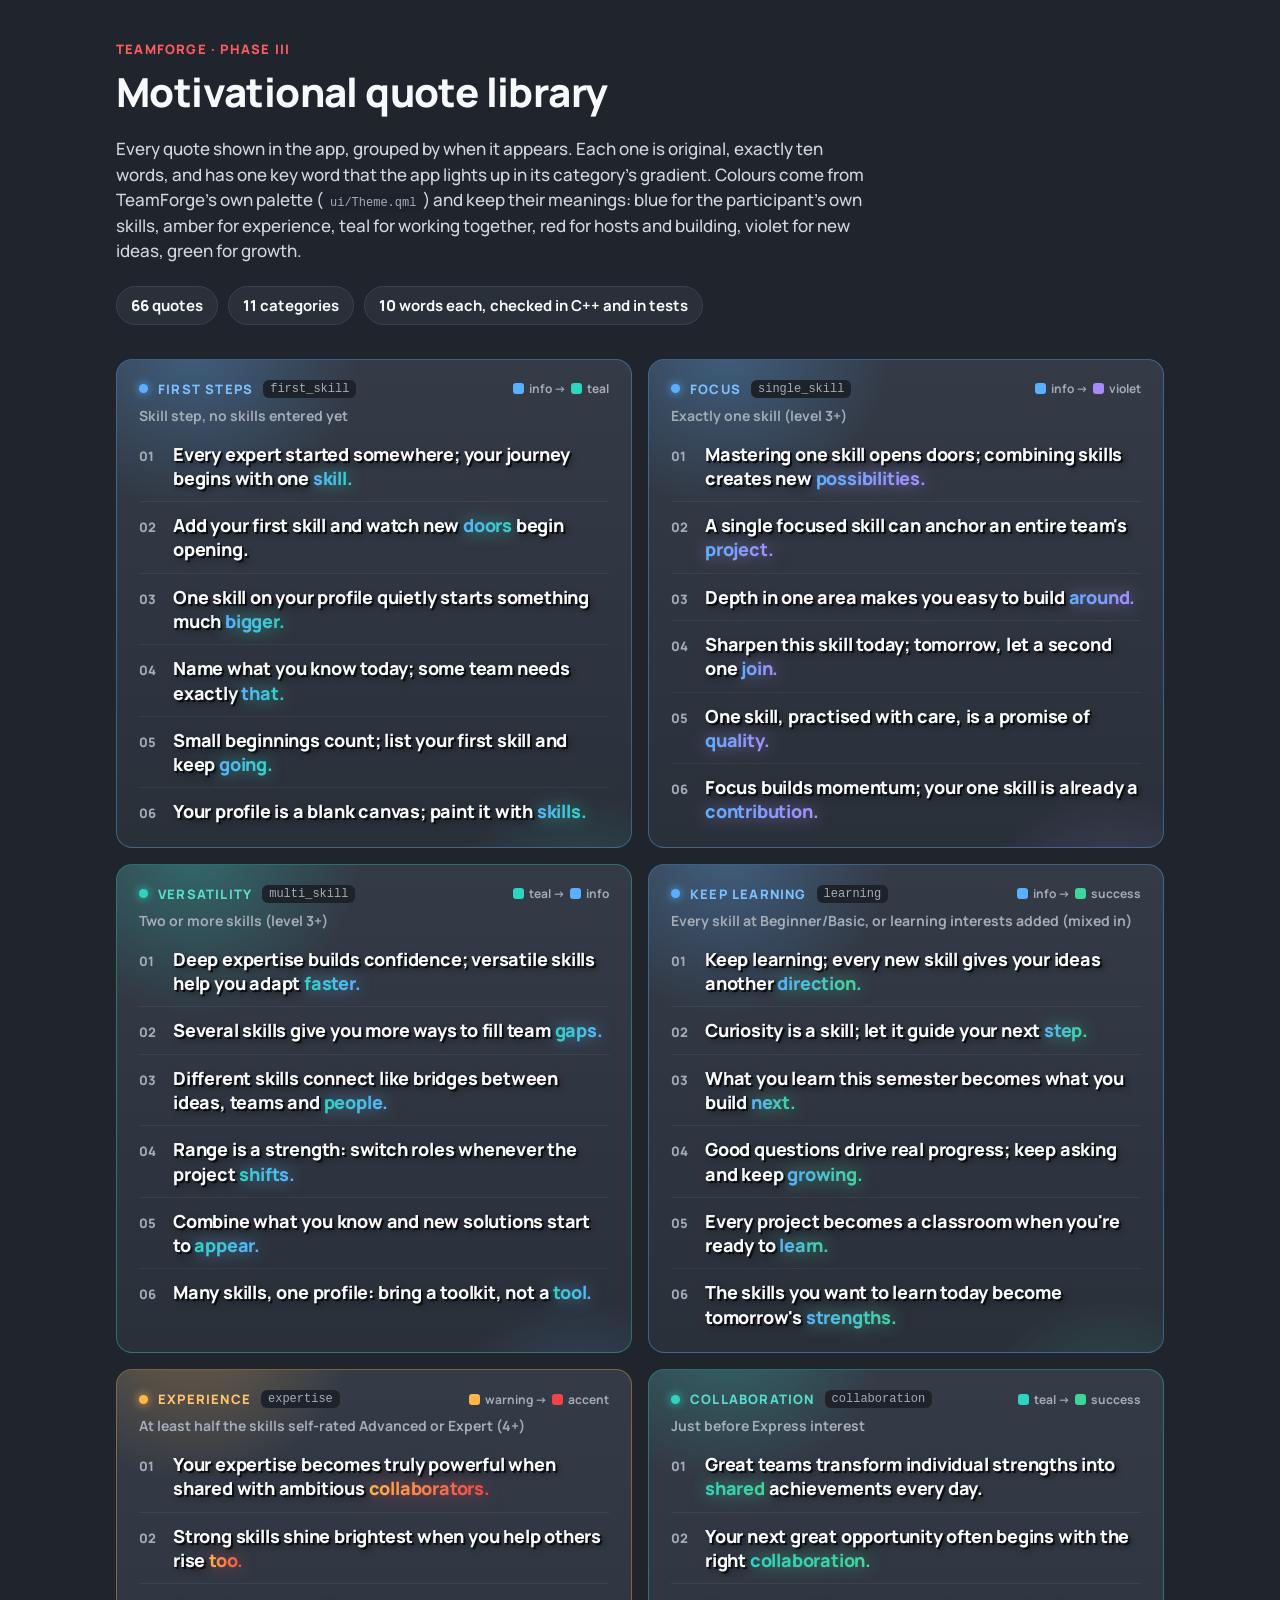
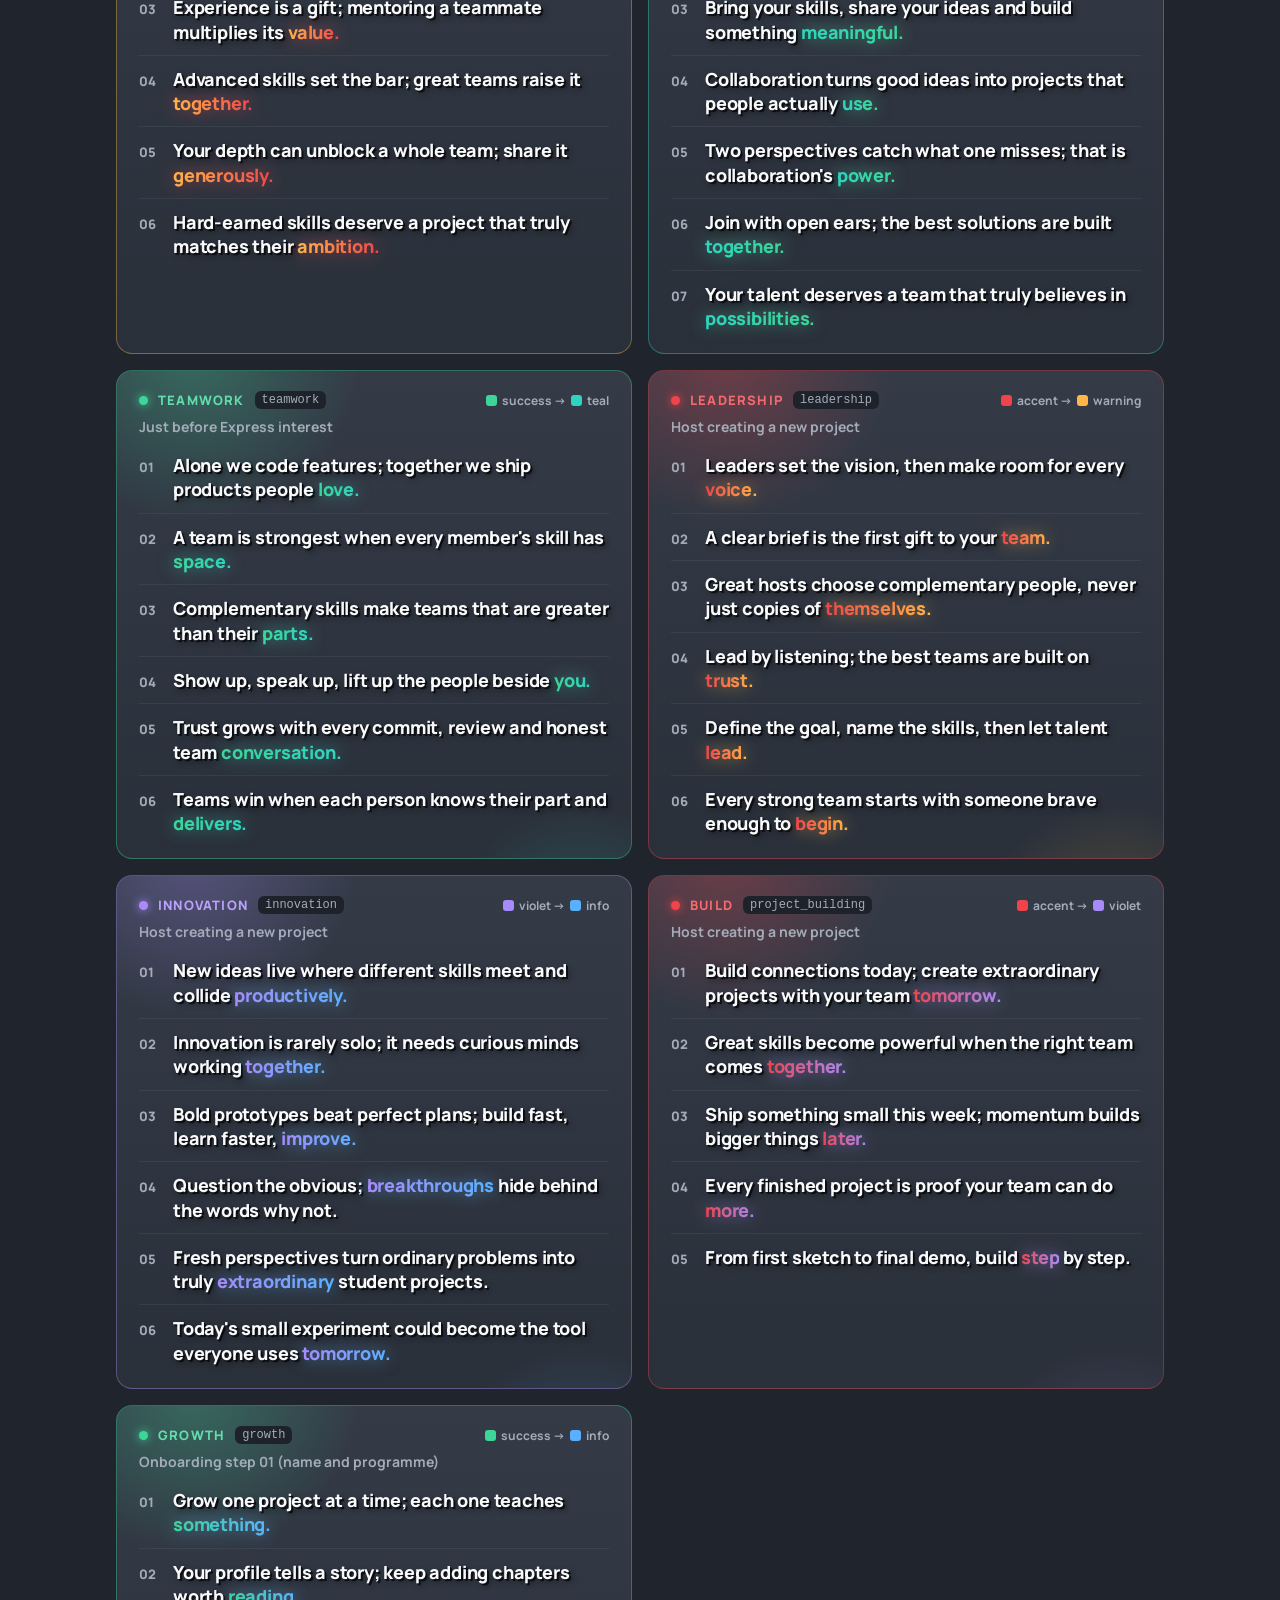
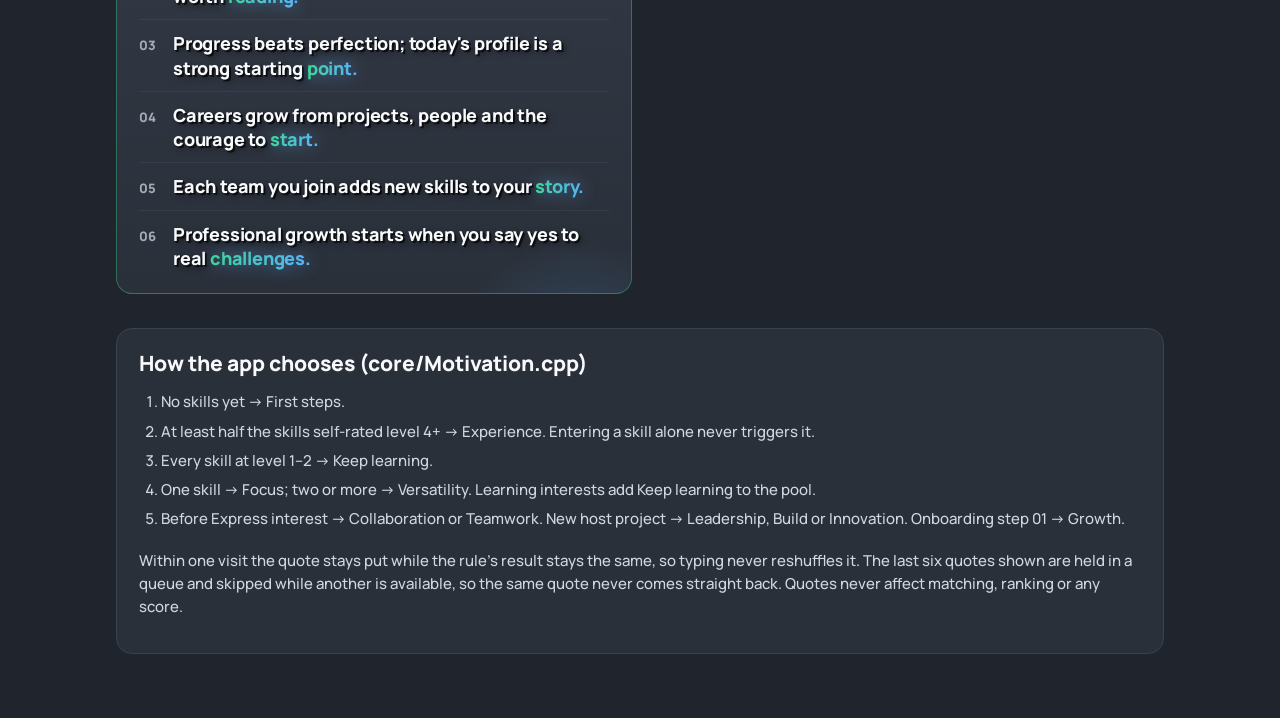
<file: Phase-3/motivational-quotes.html>
<!doctype html>
<html lang="en">
<head>
<meta charset="utf-8">
<meta name="viewport" content="width=device-width, initial-scale=1">
<title>TeamForge Quote Library</title>
<link rel="preconnect" href="https://fonts.googleapis.com">
<link href="https://fonts.googleapis.com/css2?family=Manrope:wght@500;700;800&display=swap" rel="stylesheet">
<style>
:root {
  --sidebar:#1A1E25; --bg:#20252D; --surface:#2A303A; --raised:#343B47; --border:#3A424F;
  --text:#F8F9FB; --text2:#D2D7DF; --muted:#A3ACB8; --accent:#F0434A;
}
* { box-sizing:border-box; }
body { margin:0; background:var(--bg); color:var(--text); font-family:Manrope, system-ui, sans-serif; font-weight:500; }
main { max-width:1080px; margin:0 auto; padding:40px 16px 64px; }
.eyebrow { color:#FF5C62; font-size:13px; font-weight:800; letter-spacing:1.2px; text-transform:uppercase; }
h1 { font-size:clamp(28px,5vw,40px); font-weight:800; letter-spacing:-0.6px; margin:6px 0 8px; }
.lead { color:var(--text2); font-size:17px; max-width:760px; line-height:1.5; }
.stats { display:flex; flex-wrap:wrap; gap:10px; margin:22px 0 34px; }
.stats span { background:var(--surface); border:1px solid var(--border); border-radius:999px; padding:8px 14px; font-weight:700; font-size:15px; }
.stats b { color:var(--text); font-weight:800; }
.grid { display:grid; grid-template-columns:repeat(auto-fill, minmax(min(100%, 500px), 1fr)); gap:16px; }
.cat { position:relative; overflow:hidden; border-radius:16px; padding:20px 22px 12px;
  background:linear-gradient(180deg, var(--raised), var(--surface));
  border:1px solid color-mix(in srgb, var(--from) 38%, transparent); }
.cat::before { content:""; position:absolute; inset:-40% auto auto -20%; width:70%; aspect-ratio:1;
  background:radial-gradient(circle, color-mix(in srgb, var(--from) 30%, transparent), transparent 65%); pointer-events:none; }
.cat::after { content:""; position:absolute; inset:auto -20% -50% auto; width:60%; aspect-ratio:1;
  background:radial-gradient(circle, color-mix(in srgb, var(--to) 24%, transparent), transparent 65%); pointer-events:none; }
.cat > * { position:relative; z-index:1; }
header { display:flex; align-items:center; flex-wrap:wrap; gap:10px; }
.lamp { width:9px; height:9px; border-radius:50%; background:var(--from); box-shadow:0 0 10px var(--from); }
h2 { margin:0; font-size:13px; font-weight:800; letter-spacing:1.2px; text-transform:uppercase; color:color-mix(in srgb, var(--from) 80%, white); }
code { font-size:12px; color:var(--muted); background:#1E232B; border-radius:6px; padding:2px 7px; }
.swatch { margin-left:auto; color:var(--muted); font-size:12px; font-weight:700; display:flex; align-items:center; gap:5px; }
.swatch i { width:11px; height:11px; border-radius:3px; display:inline-block; }
.when { color:var(--muted); font-size:14px; margin:8px 0 6px; font-weight:700; }
ol { list-style:none; margin:0; padding:0; }
li { display:flex; gap:12px; align-items:baseline; padding:11px 0; border-top:1px solid rgba(255,255,255,0.06); }
li:first-child { border-top:0; }
.n { color:var(--muted); font-size:13px; font-weight:800; min-width:22px; }
li p { margin:0; font-size:18px; font-weight:800; letter-spacing:-0.2px; line-height:1.35;
  text-shadow:1px 1px 0 #0d0f13, 2px 2px 0 #0d0f13, 3px 3px 6px rgba(0,0,0,0.45); }
.key { background:linear-gradient(90deg, var(--from), var(--to)); -webkit-background-clip:text; background-clip:text;
  color:transparent; text-shadow:none; filter:drop-shadow(0 0 8px color-mix(in srgb, var(--to) 55%, transparent)); }
.rules { margin-top:34px; background:var(--surface); border:1px solid var(--border); border-radius:16px; padding:20px 22px; }
.rules h3 { margin:0 0 10px; font-size:21px; font-weight:800; }
.rules p, .rules li { color:var(--text2); font-size:15px; line-height:1.55; }
.rules ol { list-style:decimal; padding-left:22px; }
.rules li { display:list-item; border:0; padding:3px 0; }
@media (prefers-reduced-motion: no-preference) {
  .cat { transition:transform .25s ease, border-color .25s ease; }
  .cat:hover { transform:translateY(-3px); border-color:color-mix(in srgb, var(--from) 65%, transparent); }
}
</style>
</head>
<body>
<main>
  <div class="eyebrow">TeamForge · Phase III</div>
  <h1>Motivational quote library</h1>
  <p class="lead">Every quote shown in the app, grouped by when it appears. Each one is original, exactly ten words,
  and has one key word that the app lights up in its category's gradient. Colours come from TeamForge's own palette
  (<code>ui/Theme.qml</code>) and keep their meanings: blue for the participant's own skills, amber for experience,
  teal for working together, red for hosts and building, violet for new ideas, green for growth.</p>
  <div class="stats">
    <span><b>66</b> quotes</span><span><b>11</b> categories</span>
    <span><b>10</b> words each, checked in C++ and in tests</span>
  </div>
  <div class="grid">
<section class="cat" style="--from:#5AB0FF;--to:#2DD4BF">
  <header>
    <span class="lamp"></span>
    <h2>First steps</h2>
    <code>first_skill</code>
    <span class="swatch"><i style="background:#5AB0FF"></i>info → <i style="background:#2DD4BF"></i>teal</span>
  </header>
  <p class="when">Skill step, no skills entered yet</p>
  <ol><li><span class="n">01</span><p>Every expert started somewhere; your journey begins with one <span class="key" style="--from:#5AB0FF;--to:#2DD4BF">skill.</span></p></li>
<li><span class="n">02</span><p>Add your first skill and watch new <span class="key" style="--from:#5AB0FF;--to:#2DD4BF">doors</span> begin opening.</p></li>
<li><span class="n">03</span><p>One skill on your profile quietly starts something much <span class="key" style="--from:#5AB0FF;--to:#2DD4BF">bigger.</span></p></li>
<li><span class="n">04</span><p>Name what you know today; some team needs exactly <span class="key" style="--from:#5AB0FF;--to:#2DD4BF">that.</span></p></li>
<li><span class="n">05</span><p>Small beginnings count; list your first skill and keep <span class="key" style="--from:#5AB0FF;--to:#2DD4BF">going.</span></p></li>
<li><span class="n">06</span><p>Your profile is a blank canvas; paint it with <span class="key" style="--from:#5AB0FF;--to:#2DD4BF">skills.</span></p></li></ol>
</section>
<section class="cat" style="--from:#5AB0FF;--to:#A78BFA">
  <header>
    <span class="lamp"></span>
    <h2>Focus</h2>
    <code>single_skill</code>
    <span class="swatch"><i style="background:#5AB0FF"></i>info → <i style="background:#A78BFA"></i>violet</span>
  </header>
  <p class="when">Exactly one skill (level 3+)</p>
  <ol><li><span class="n">01</span><p>Mastering one skill opens doors; combining skills creates new <span class="key" style="--from:#5AB0FF;--to:#A78BFA">possibilities.</span></p></li>
<li><span class="n">02</span><p>A single focused skill can anchor an entire team&#x27;s <span class="key" style="--from:#5AB0FF;--to:#A78BFA">project.</span></p></li>
<li><span class="n">03</span><p>Depth in one area makes you easy to build <span class="key" style="--from:#5AB0FF;--to:#A78BFA">around.</span></p></li>
<li><span class="n">04</span><p>Sharpen this skill today; tomorrow, let a second one <span class="key" style="--from:#5AB0FF;--to:#A78BFA">join.</span></p></li>
<li><span class="n">05</span><p>One skill, practised with care, is a promise of <span class="key" style="--from:#5AB0FF;--to:#A78BFA">quality.</span></p></li>
<li><span class="n">06</span><p>Focus builds momentum; your one skill is already a <span class="key" style="--from:#5AB0FF;--to:#A78BFA">contribution.</span></p></li></ol>
</section>
<section class="cat" style="--from:#2DD4BF;--to:#5AB0FF">
  <header>
    <span class="lamp"></span>
    <h2>Versatility</h2>
    <code>multi_skill</code>
    <span class="swatch"><i style="background:#2DD4BF"></i>teal → <i style="background:#5AB0FF"></i>info</span>
  </header>
  <p class="when">Two or more skills (level 3+)</p>
  <ol><li><span class="n">01</span><p>Deep expertise builds confidence; versatile skills help you adapt <span class="key" style="--from:#2DD4BF;--to:#5AB0FF">faster.</span></p></li>
<li><span class="n">02</span><p>Several skills give you more ways to fill team <span class="key" style="--from:#2DD4BF;--to:#5AB0FF">gaps.</span></p></li>
<li><span class="n">03</span><p>Different skills connect like bridges between ideas, teams and <span class="key" style="--from:#2DD4BF;--to:#5AB0FF">people.</span></p></li>
<li><span class="n">04</span><p>Range is a strength: switch roles whenever the project <span class="key" style="--from:#2DD4BF;--to:#5AB0FF">shifts.</span></p></li>
<li><span class="n">05</span><p>Combine what you know and new solutions start to <span class="key" style="--from:#2DD4BF;--to:#5AB0FF">appear.</span></p></li>
<li><span class="n">06</span><p>Many skills, one profile: bring a toolkit, not a <span class="key" style="--from:#2DD4BF;--to:#5AB0FF">tool.</span></p></li></ol>
</section>
<section class="cat" style="--from:#5AB0FF;--to:#3DD598">
  <header>
    <span class="lamp"></span>
    <h2>Keep learning</h2>
    <code>learning</code>
    <span class="swatch"><i style="background:#5AB0FF"></i>info → <i style="background:#3DD598"></i>success</span>
  </header>
  <p class="when">Every skill at Beginner/Basic, or learning interests added (mixed in)</p>
  <ol><li><span class="n">01</span><p>Keep learning; every new skill gives your ideas another <span class="key" style="--from:#5AB0FF;--to:#3DD598">direction.</span></p></li>
<li><span class="n">02</span><p>Curiosity is a skill; let it guide your next <span class="key" style="--from:#5AB0FF;--to:#3DD598">step.</span></p></li>
<li><span class="n">03</span><p>What you learn this semester becomes what you build <span class="key" style="--from:#5AB0FF;--to:#3DD598">next.</span></p></li>
<li><span class="n">04</span><p>Good questions drive real progress; keep asking and keep <span class="key" style="--from:#5AB0FF;--to:#3DD598">growing.</span></p></li>
<li><span class="n">05</span><p>Every project becomes a classroom when you&#x27;re ready to <span class="key" style="--from:#5AB0FF;--to:#3DD598">learn.</span></p></li>
<li><span class="n">06</span><p>The skills you want to learn today become tomorrow&#x27;s <span class="key" style="--from:#5AB0FF;--to:#3DD598">strengths.</span></p></li></ol>
</section>
<section class="cat" style="--from:#FFB547;--to:#F0434A">
  <header>
    <span class="lamp"></span>
    <h2>Experience</h2>
    <code>expertise</code>
    <span class="swatch"><i style="background:#FFB547"></i>warning → <i style="background:#F0434A"></i>accent</span>
  </header>
  <p class="when">At least half the skills self-rated Advanced or Expert (4+)</p>
  <ol><li><span class="n">01</span><p>Your expertise becomes truly powerful when shared with ambitious <span class="key" style="--from:#FFB547;--to:#F0434A">collaborators.</span></p></li>
<li><span class="n">02</span><p>Strong skills shine brightest when you help others rise <span class="key" style="--from:#FFB547;--to:#F0434A">too.</span></p></li>
<li><span class="n">03</span><p>Experience is a gift; mentoring a teammate multiplies its <span class="key" style="--from:#FFB547;--to:#F0434A">value.</span></p></li>
<li><span class="n">04</span><p>Advanced skills set the bar; great teams raise it <span class="key" style="--from:#FFB547;--to:#F0434A">together.</span></p></li>
<li><span class="n">05</span><p>Your depth can unblock a whole team; share it <span class="key" style="--from:#FFB547;--to:#F0434A">generously.</span></p></li>
<li><span class="n">06</span><p>Hard-earned skills deserve a project that truly matches their <span class="key" style="--from:#FFB547;--to:#F0434A">ambition.</span></p></li></ol>
</section>
<section class="cat" style="--from:#2DD4BF;--to:#3DD598">
  <header>
    <span class="lamp"></span>
    <h2>Collaboration</h2>
    <code>collaboration</code>
    <span class="swatch"><i style="background:#2DD4BF"></i>teal → <i style="background:#3DD598"></i>success</span>
  </header>
  <p class="when">Just before Express interest</p>
  <ol><li><span class="n">01</span><p>Great teams transform individual strengths into <span class="key" style="--from:#2DD4BF;--to:#3DD598">shared</span> achievements every day.</p></li>
<li><span class="n">02</span><p>Your next great opportunity often begins with the right <span class="key" style="--from:#2DD4BF;--to:#3DD598">collaboration.</span></p></li>
<li><span class="n">03</span><p>Bring your skills, share your ideas and build something <span class="key" style="--from:#2DD4BF;--to:#3DD598">meaningful.</span></p></li>
<li><span class="n">04</span><p>Collaboration turns good ideas into projects that people actually <span class="key" style="--from:#2DD4BF;--to:#3DD598">use.</span></p></li>
<li><span class="n">05</span><p>Two perspectives catch what one misses; that is collaboration&#x27;s <span class="key" style="--from:#2DD4BF;--to:#3DD598">power.</span></p></li>
<li><span class="n">06</span><p>Join with open ears; the best solutions are built <span class="key" style="--from:#2DD4BF;--to:#3DD598">together.</span></p></li>
<li><span class="n">07</span><p>Your talent deserves a team that truly believes in <span class="key" style="--from:#2DD4BF;--to:#3DD598">possibilities.</span></p></li></ol>
</section>
<section class="cat" style="--from:#3DD598;--to:#2DD4BF">
  <header>
    <span class="lamp"></span>
    <h2>Teamwork</h2>
    <code>teamwork</code>
    <span class="swatch"><i style="background:#3DD598"></i>success → <i style="background:#2DD4BF"></i>teal</span>
  </header>
  <p class="when">Just before Express interest</p>
  <ol><li><span class="n">01</span><p>Alone we code features; together we ship products people <span class="key" style="--from:#3DD598;--to:#2DD4BF">love.</span></p></li>
<li><span class="n">02</span><p>A team is strongest when every member&#x27;s skill has <span class="key" style="--from:#3DD598;--to:#2DD4BF">space.</span></p></li>
<li><span class="n">03</span><p>Complementary skills make teams that are greater than their <span class="key" style="--from:#3DD598;--to:#2DD4BF">parts.</span></p></li>
<li><span class="n">04</span><p>Show up, speak up, lift up the people beside <span class="key" style="--from:#3DD598;--to:#2DD4BF">you.</span></p></li>
<li><span class="n">05</span><p>Trust grows with every commit, review and honest team <span class="key" style="--from:#3DD598;--to:#2DD4BF">conversation.</span></p></li>
<li><span class="n">06</span><p>Teams win when each person knows their part and <span class="key" style="--from:#3DD598;--to:#2DD4BF">delivers.</span></p></li></ol>
</section>
<section class="cat" style="--from:#F0434A;--to:#FFB547">
  <header>
    <span class="lamp"></span>
    <h2>Leadership</h2>
    <code>leadership</code>
    <span class="swatch"><i style="background:#F0434A"></i>accent → <i style="background:#FFB547"></i>warning</span>
  </header>
  <p class="when">Host creating a new project</p>
  <ol><li><span class="n">01</span><p>Leaders set the vision, then make room for every <span class="key" style="--from:#F0434A;--to:#FFB547">voice.</span></p></li>
<li><span class="n">02</span><p>A clear brief is the first gift to your <span class="key" style="--from:#F0434A;--to:#FFB547">team.</span></p></li>
<li><span class="n">03</span><p>Great hosts choose complementary people, never just copies of <span class="key" style="--from:#F0434A;--to:#FFB547">themselves.</span></p></li>
<li><span class="n">04</span><p>Lead by listening; the best teams are built on <span class="key" style="--from:#F0434A;--to:#FFB547">trust.</span></p></li>
<li><span class="n">05</span><p>Define the goal, name the skills, then let talent <span class="key" style="--from:#F0434A;--to:#FFB547">lead.</span></p></li>
<li><span class="n">06</span><p>Every strong team starts with someone brave enough to <span class="key" style="--from:#F0434A;--to:#FFB547">begin.</span></p></li></ol>
</section>
<section class="cat" style="--from:#A78BFA;--to:#5AB0FF">
  <header>
    <span class="lamp"></span>
    <h2>Innovation</h2>
    <code>innovation</code>
    <span class="swatch"><i style="background:#A78BFA"></i>violet → <i style="background:#5AB0FF"></i>info</span>
  </header>
  <p class="when">Host creating a new project</p>
  <ol><li><span class="n">01</span><p>New ideas live where different skills meet and collide <span class="key" style="--from:#A78BFA;--to:#5AB0FF">productively.</span></p></li>
<li><span class="n">02</span><p>Innovation is rarely solo; it needs curious minds working <span class="key" style="--from:#A78BFA;--to:#5AB0FF">together.</span></p></li>
<li><span class="n">03</span><p>Bold prototypes beat perfect plans; build fast, learn faster, <span class="key" style="--from:#A78BFA;--to:#5AB0FF">improve.</span></p></li>
<li><span class="n">04</span><p>Question the obvious; <span class="key" style="--from:#A78BFA;--to:#5AB0FF">breakthroughs</span> hide behind the words why not.</p></li>
<li><span class="n">05</span><p>Fresh perspectives turn ordinary problems into truly <span class="key" style="--from:#A78BFA;--to:#5AB0FF">extraordinary</span> student projects.</p></li>
<li><span class="n">06</span><p>Today&#x27;s small experiment could become the tool everyone uses <span class="key" style="--from:#A78BFA;--to:#5AB0FF">tomorrow.</span></p></li></ol>
</section>
<section class="cat" style="--from:#F0434A;--to:#A78BFA">
  <header>
    <span class="lamp"></span>
    <h2>Build</h2>
    <code>project_building</code>
    <span class="swatch"><i style="background:#F0434A"></i>accent → <i style="background:#A78BFA"></i>violet</span>
  </header>
  <p class="when">Host creating a new project</p>
  <ol><li><span class="n">01</span><p>Build connections today; create extraordinary projects with your team <span class="key" style="--from:#F0434A;--to:#A78BFA">tomorrow.</span></p></li>
<li><span class="n">02</span><p>Great skills become powerful when the right team comes <span class="key" style="--from:#F0434A;--to:#A78BFA">together.</span></p></li>
<li><span class="n">03</span><p>Ship something small this week; momentum builds bigger things <span class="key" style="--from:#F0434A;--to:#A78BFA">later.</span></p></li>
<li><span class="n">04</span><p>Every finished project is proof your team can do <span class="key" style="--from:#F0434A;--to:#A78BFA">more.</span></p></li>
<li><span class="n">05</span><p>From first sketch to final demo, build <span class="key" style="--from:#F0434A;--to:#A78BFA">step</span> by step.</p></li></ol>
</section>
<section class="cat" style="--from:#3DD598;--to:#5AB0FF">
  <header>
    <span class="lamp"></span>
    <h2>Growth</h2>
    <code>growth</code>
    <span class="swatch"><i style="background:#3DD598"></i>success → <i style="background:#5AB0FF"></i>info</span>
  </header>
  <p class="when">Onboarding step 01 (name and programme)</p>
  <ol><li><span class="n">01</span><p>Grow one project at a time; each one teaches <span class="key" style="--from:#3DD598;--to:#5AB0FF">something.</span></p></li>
<li><span class="n">02</span><p>Your profile tells a story; keep adding chapters worth <span class="key" style="--from:#3DD598;--to:#5AB0FF">reading.</span></p></li>
<li><span class="n">03</span><p>Progress beats perfection; today&#x27;s profile is a strong starting <span class="key" style="--from:#3DD598;--to:#5AB0FF">point.</span></p></li>
<li><span class="n">04</span><p>Careers grow from projects, people and the courage to <span class="key" style="--from:#3DD598;--to:#5AB0FF">start.</span></p></li>
<li><span class="n">05</span><p>Each team you join adds new skills to your <span class="key" style="--from:#3DD598;--to:#5AB0FF">story.</span></p></li>
<li><span class="n">06</span><p>Professional growth starts when you say yes to real <span class="key" style="--from:#3DD598;--to:#5AB0FF">challenges.</span></p></li></ol>
</section></div>
  <div class="rules">
    <h3>How the app chooses (core/Motivation.cpp)</h3>
    <ol>
      <li>No skills yet → First steps.</li>
      <li>At least half the skills self-rated level 4+ → Experience. Entering a skill alone never triggers it.</li>
      <li>Every skill at level 1–2 → Keep learning.</li>
      <li>One skill → Focus; two or more → Versatility. Learning interests add Keep learning to the pool.</li>
      <li>Before Express interest → Collaboration or Teamwork. New host project → Leadership, Build or Innovation.
        Onboarding step 01 → Growth.</li>
    </ol>
    <p>Within one visit the quote stays put while the rule's result stays the same, so typing never reshuffles it.
    The last six quotes shown are held in a queue and skipped while another is available, so the same quote never
    comes straight back. Quotes never affect matching, ranking or any score.</p>
  </div>
</main>
</body>
</html>
</file>
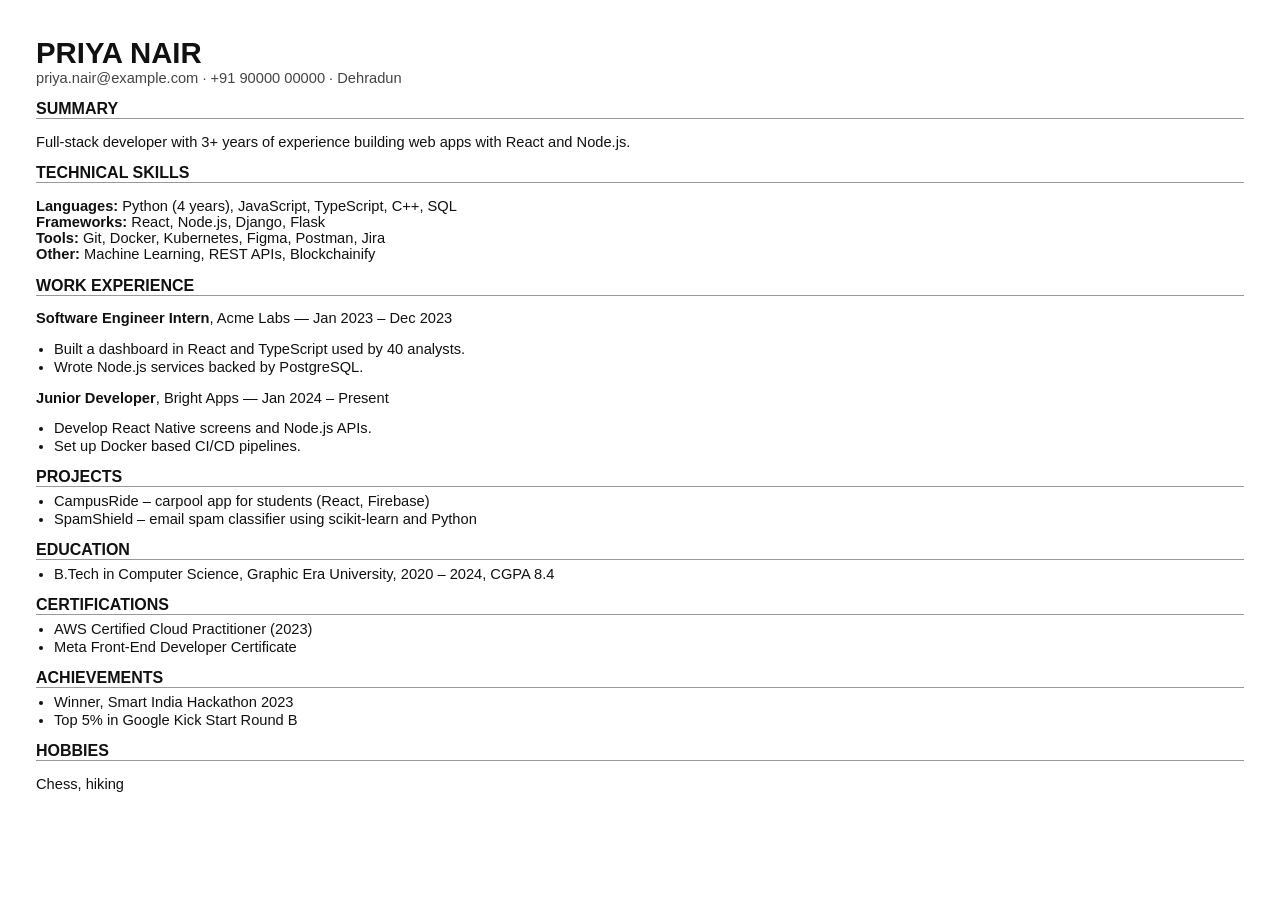
<file: Phase-2/tests/data/resumes/priya-nair.html>
<!doctype html><html><head><meta charset="utf-8"><style>
body{font-family:Calibri,Arial,sans-serif;font-size:11pt;margin:36px;color:#111}
h1{font-size:22pt;margin:0} h2{font-size:12pt;text-transform:uppercase;border-bottom:1px solid #999;margin:14px 0 6px}
.c{color:#444} ul{margin:4px 0 4px 18px;padding:0} li{margin:2px 0}
</style></head><body>
<h1>PRIYA NAIR</h1>
<div class="c">priya.nair@example.com · +91 90000 00000 · Dehradun</div>
<h2>Summary</h2>
<p>Full-stack developer with 3+ years of experience building web apps with React and Node.js.</p>
<h2>Technical Skills</h2>
<p><b>Languages:</b> Python (4 years), JavaScript, TypeScript, C++, SQL<br>
<b>Frameworks:</b> React, Node.js, Django, Flask<br>
<b>Tools:</b> Git, Docker, Kubernetes, Figma, Postman, Jira<br>
<b>Other:</b> Machine Learning, REST APIs, Blockchainify</p>
<h2>Work Experience</h2>
<p><b>Software Engineer Intern</b>, Acme Labs — Jan 2023 – Dec 2023</p>
<ul><li>Built a dashboard in React and TypeScript used by 40 analysts.</li>
<li>Wrote Node.js services backed by PostgreSQL.</li></ul>
<p><b>Junior Developer</b>, Bright Apps — Jan 2024 – Present</p>
<ul><li>Develop React Native screens and Node.js APIs.</li><li>Set up Docker based CI/CD pipelines.</li></ul>
<h2>Projects</h2>
<ul><li>CampusRide – carpool app for students (React, Firebase)</li>
<li>SpamShield – email spam classifier using scikit-learn and Python</li></ul>
<h2>Education</h2>
<ul><li>B.Tech in Computer Science, Graphic Era University, 2020 – 2024, CGPA 8.4</li></ul>
<h2>Certifications</h2>
<ul><li>AWS Certified Cloud Practitioner (2023)</li><li>Meta Front-End Developer Certificate</li></ul>
<h2>Achievements</h2>
<ul><li>Winner, Smart India Hackathon 2023</li><li>Top 5% in Google Kick Start Round B</li></ul>
<h2>Hobbies</h2><p>Chess, hiking</p>
</body></html>
</file>
